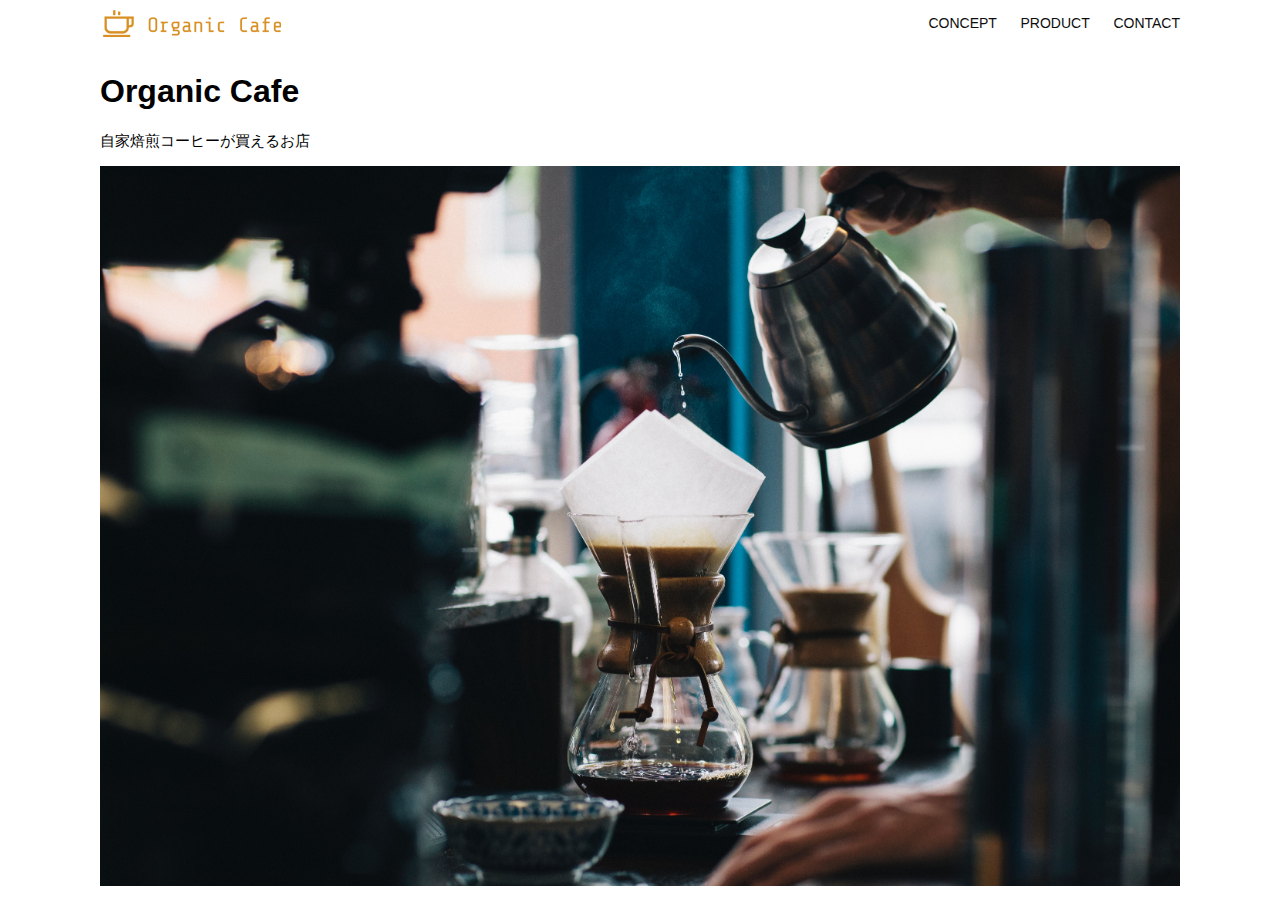
<file: html-css-kadai_013/index.html>
<!DOCTYPE html>
<html>
  <head>
    <title>Organic Cafe</title>
    <meta charset="UTF-8" />
    <meta name="description" content="自家焙煎のコーヒーがお家で楽しめるOrganic Cafe"/>
    <meta name="viewport" content="width=device-width, initial-scale=1.0" />
    <link rel="stylesheet" href="style.css" />
  </head>
  <body>
    <!-- ヘッダー -->
    <header>
      <!-- ロゴ -->
      <a href="index.html" id="logo"><img src="images/logo.png" alt="トップページに戻る"/></a>

      <!-- PC用ナビゲーション -->
      <nav id="nav-pc">
        <a href="index.html#concept">CONCEPT</a>
        <a href="index.html#product">PRODUCT</a>
        <a href="index.html#contact">CONTACT</a>
      </nav>

    <img id="menu-sp" src="images/button-menu.png" alt="ナビゲーションを開く" onclick="document.getElementById('nav-sp').style.display = 'block';">

    <nav id="nav-sp">
      <ul>
        <li>
          <img id="close" src="images/button-close.png" alt="ナビゲーションを閉じる" onclick="document.getElementById('nav-sp').style.display = 'none';">
        </li>
        <li>
          <a id="logo-sp" href="index.html" onclick="document.getElementById('nav-sp').style.display = 'none';">
           <img src="images/logo-sp.png" alt="トップページに戻る">
          </a>
        </li>
        <li>
          <a class="menu" href="index.html#concept" onclick="document.getElementById('nav-sp').style.display = 'none';">CONCEPT</a>
        </li>
        <li>
          <a class="menu" href="index.html#product" onclick="document.getElementById('nav-sp').style.display = 'none';">PRODUCT</a>
        </li>
        <li>
          <a class="menu" href="index.html#contact" onclick="document.getElementById('nav-sp').style.display = 'none';">CONTACT</a>
        </li>
      </ul>
     </nav>
      
    </header>

    <main>
      <article>
        <!-- メインビジュアル -->
        <section id="main-visual">
          <div id="main-message">
            <h1>Organic Cafe</h1>
            <p>自家焙煎コーヒーが買えるお店</p>
          </div>
          <img src="images/main-image.jpg" alt="コーヒーをハンドドリップで淹れる画像"/>
        </section>
      </article>
    </main>
  </body>
</html>
</file>
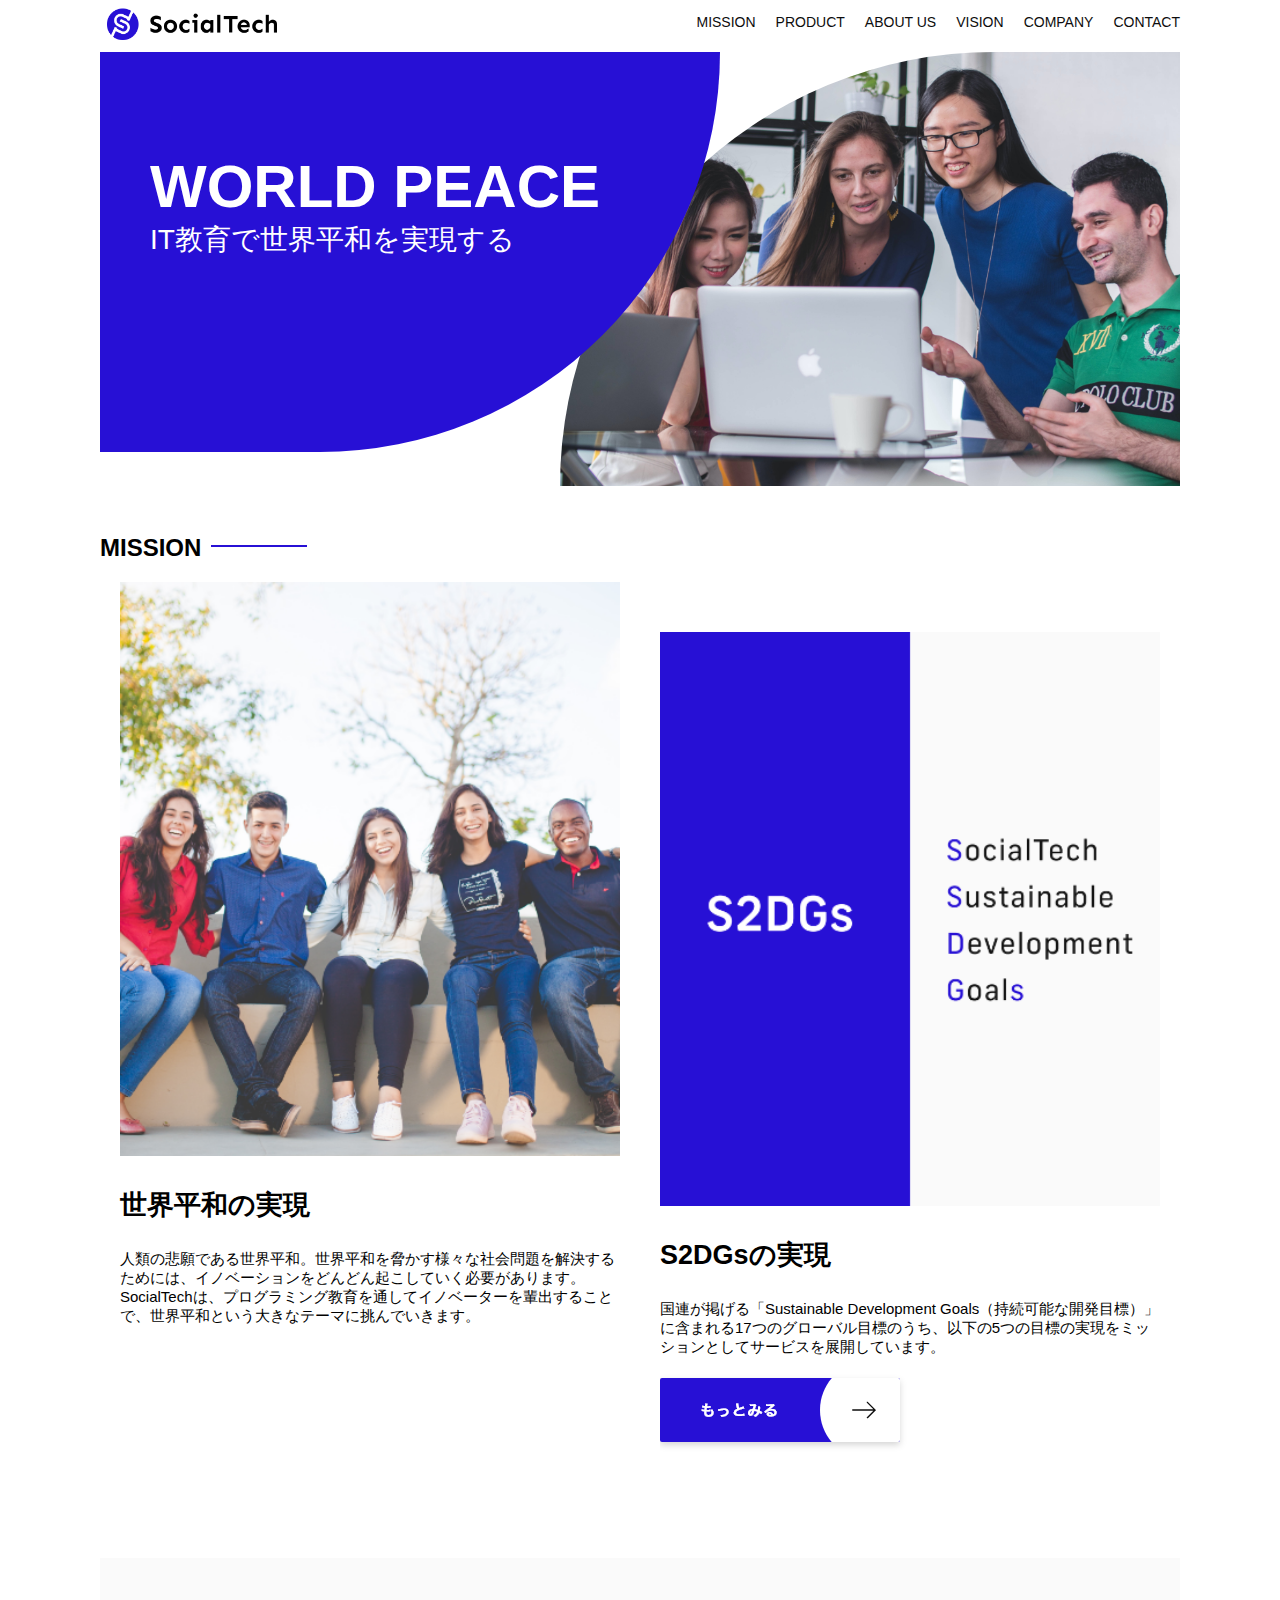
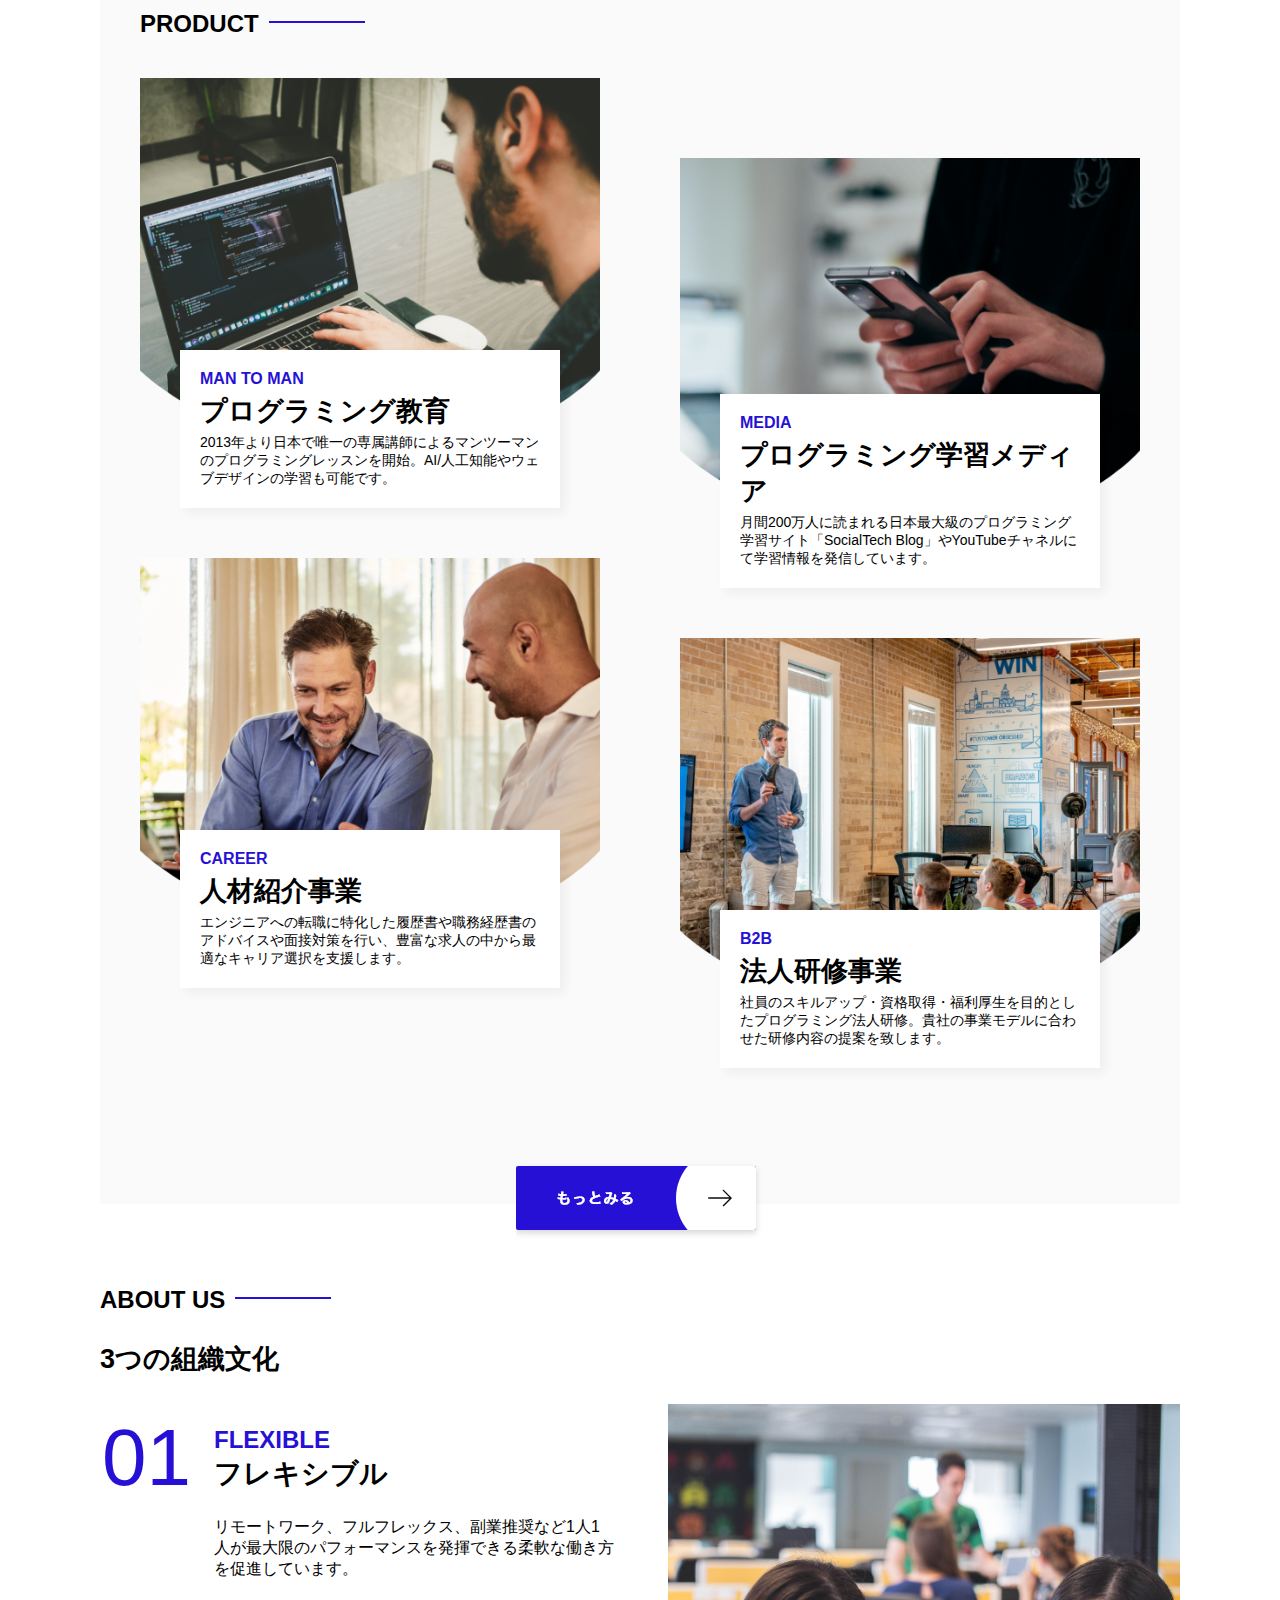
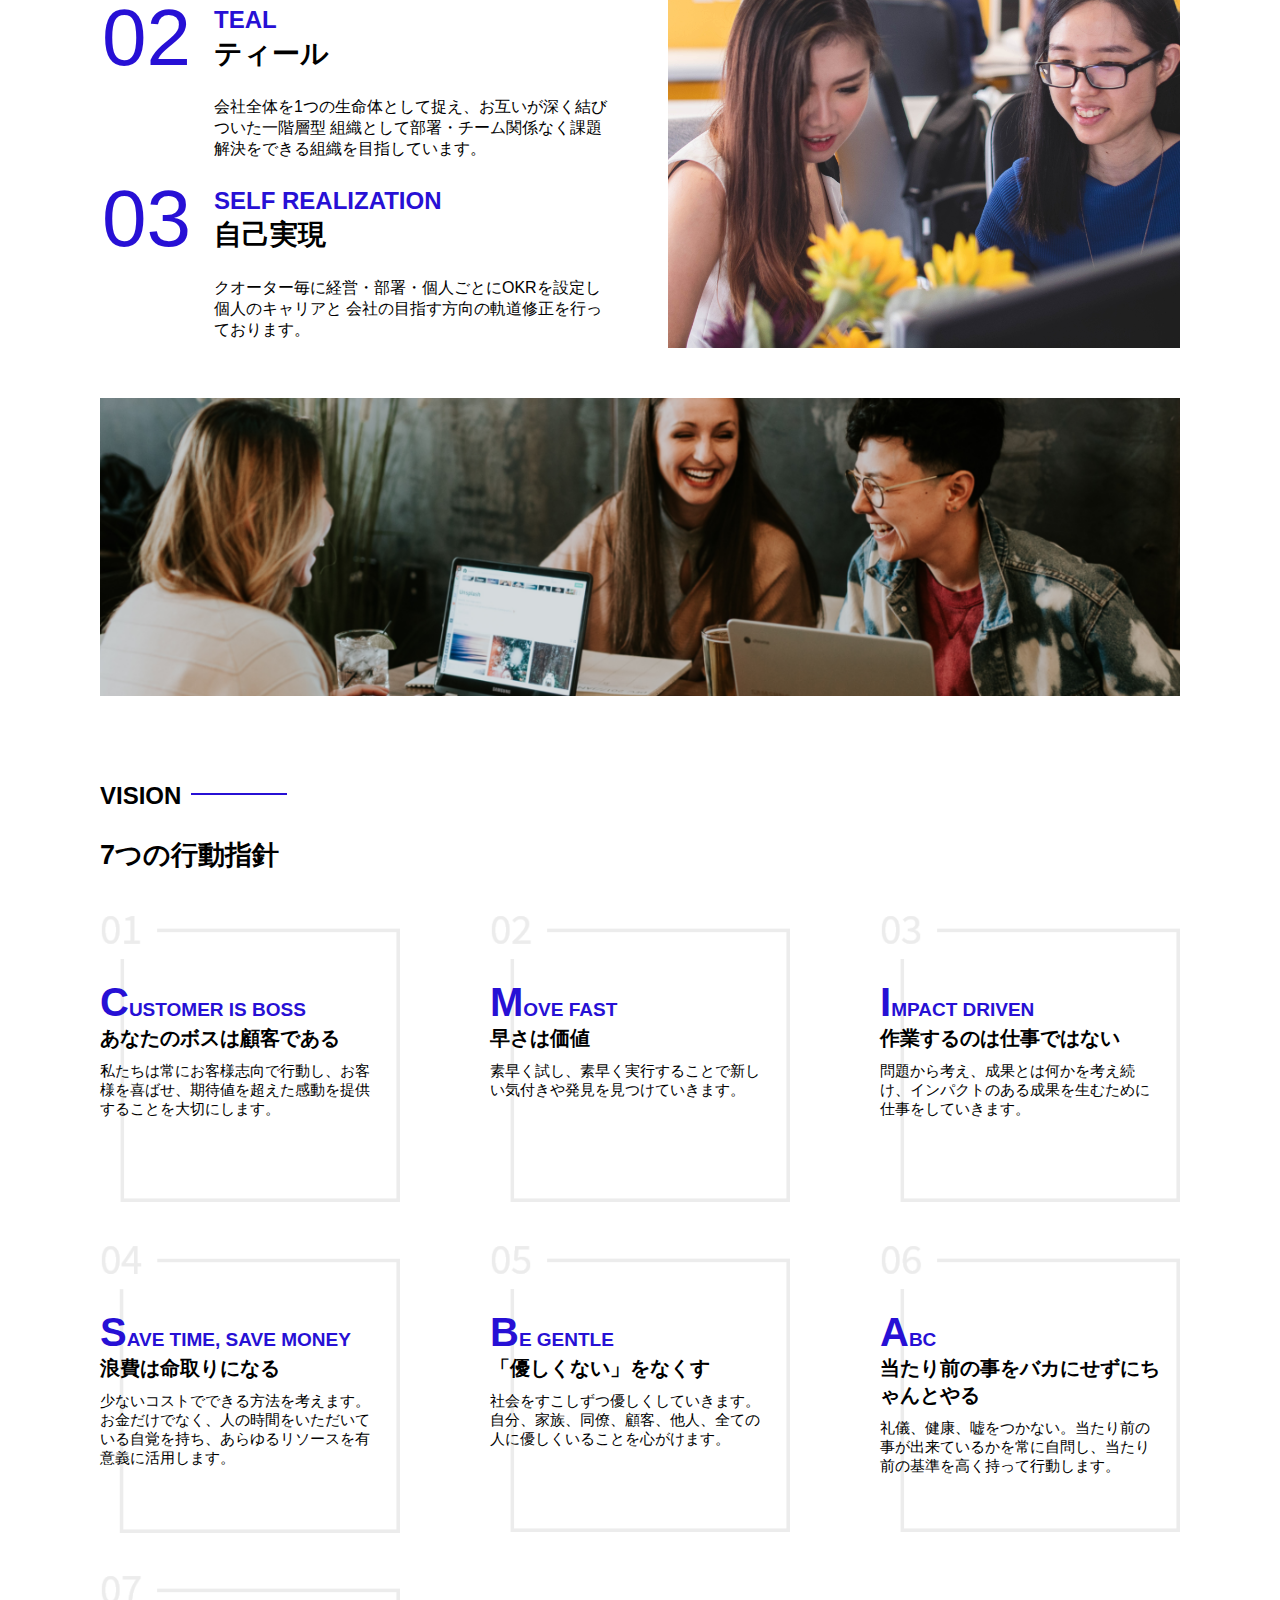
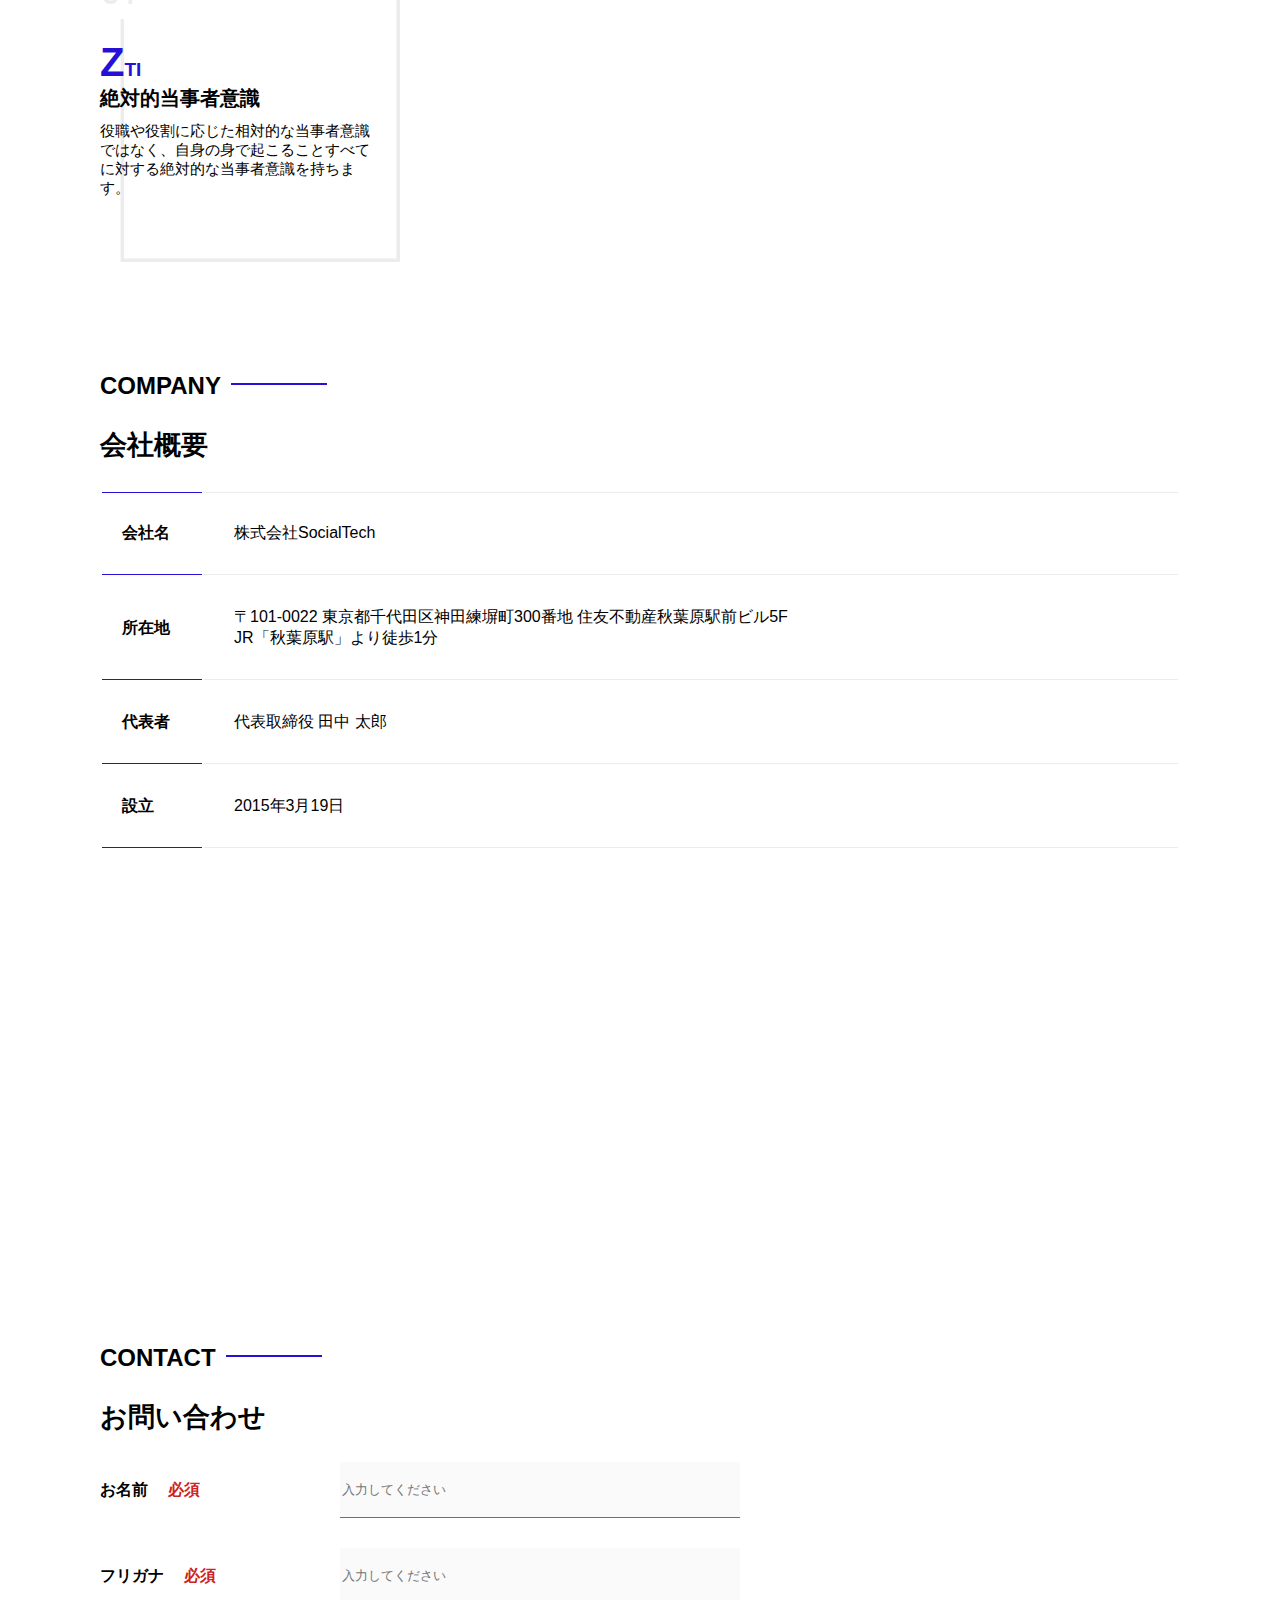
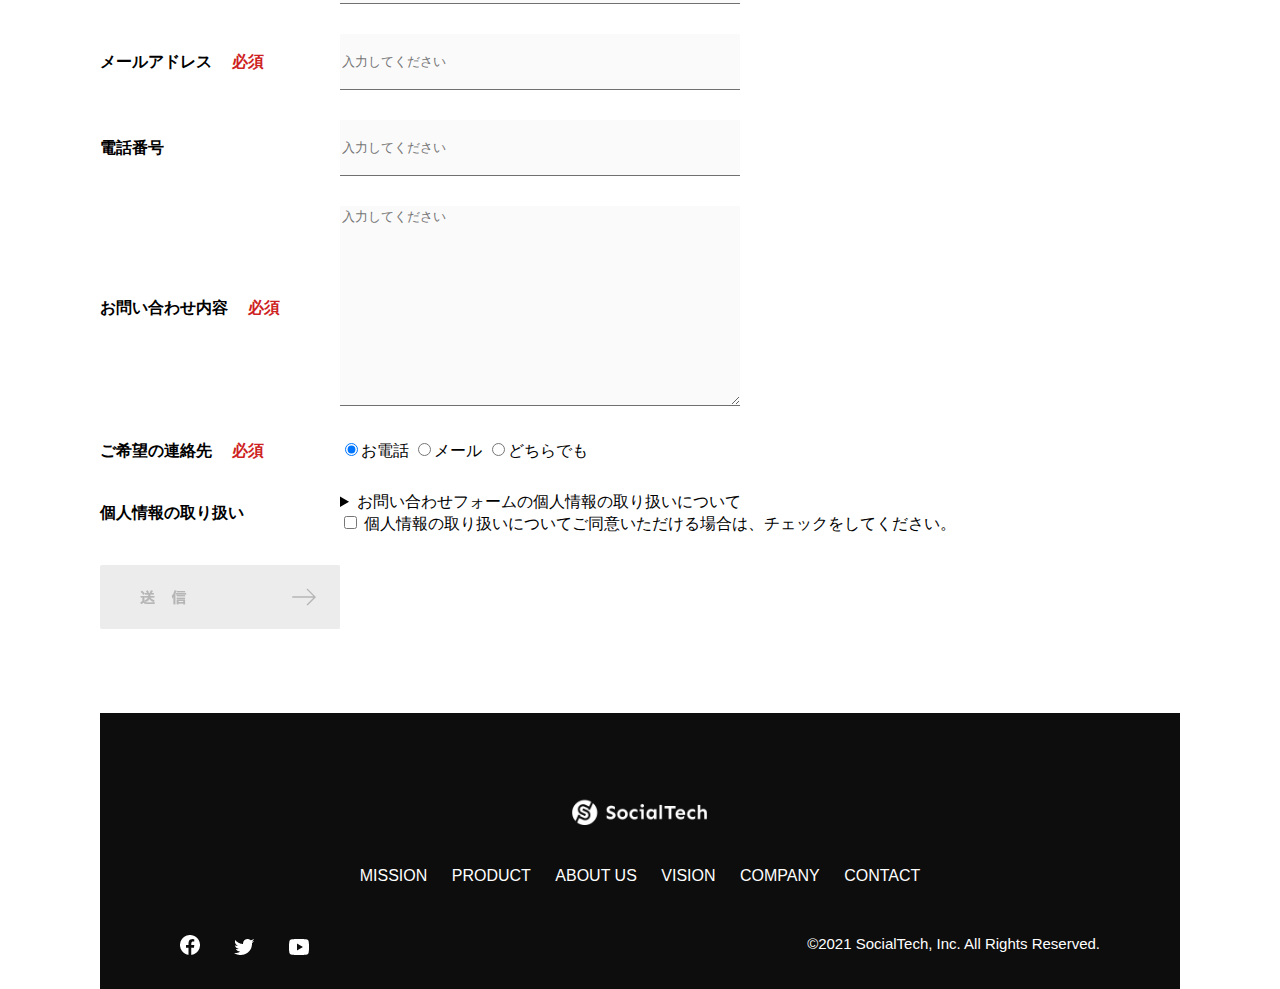
<file: kadai_tutorial_output/index.html>
<!DOCTYPE html>
<html lang="jp">
<head>
    <meta charset="UTF-8">
    <meta name="viewport" content="width=device-width, initial-scale=1.0">
    <meta name="description" content="SocialTechはEdTech業界のリーディングカンパニーを目指します。">
    <title>SocialTech</title>
    <link rel="stylesheet" href="style.css">
</head>
<body>
    <header>
        <a href="index.html" id="logo">
            <img src="images/logo.png" alt="トップページに戻る">
        </a>
        <nav id="nav-pc">
            <ul>
                <li><a href="mission.html">MISSION</a></li>
                <li><a href="product.html">PRODUCT</a></li>
                <li><a href="index.html#aboutus">ABOUT US</a></li>
                <li><a href="index.html#vision">VISION</a></li>
                <li><a href="index.html#company">COMPANY</a></li>
                <li><a href="index.html#contact">CONTACT</a></li>
            </ul>
        </nav>
         <button id="menu-sp" onclick="document.getElementById('nav-sp').style.display = 'block'">
          <img src="images/button-menu.png" alt="ナビゲーションを開く">
         </button>
          <div id="nav-sp">
            <button id="close" onclick="document.getElementById('nav-sp').style.display = 'none'">
             <img src="images/button-close.png" alt="ナビゲーションを閉じる">
            </button>

            <nav>
                <ul>
                    <li>
                        <a id="logo-sp" href="index.html" onclick="document.getElementById('nav-sp').style.display = 'none'"><img src="images/logo-sp.png" alt="トップページに戻る"></a>
                    </li>
                    <li><a class="menu" href="mission.html" onclick="document.getElementById('nav-sp').style.display = 'none'">MISSION</a></li>
                    <li><a class="menu" href="product.html" onclick="document.getElementById('nav-sp').style.display = 'none'">PRODUCT</a></li>
                    <li><a class="menu" href="index.html#aboutus" onclick="document.getElementById('nav-sp').style.display = 'none'">ABOUT US</a></li>
                    <li><a class="menu" href="index.html#vision" onclick="document.getElementById('nav-sp').style.display = 'none'">VISION</a></li>
                    <li><a class="menu" href="index.html#company" onclick="document.getElementById('nav-sp').style.display = 'none'">COMPANY</a></li>
                    <li><a class="menu" href="index.html#contact" onclick="document.getElementById('nav-sp').style.display = 'none'">CONTACT</a></li>
                </ul>                
            </nav>
            <div id="sns">
                <a href="https://www.facebook.com/sejuku2013">
                    <img src="images/button-facebook.png" alt="Facebookのリンク">
                </a> 
                <a href="https://twitter.com/samuraijuku">
                    <img src="images/button-twitter.png" alt="Twitterのリンク">
                </a>
                <a href="https://www.youtube.com/channel/UCCFOQO5aDK0xXam4cUQXT8g">
                    <img src="images/button-youtube.png" alt="YouTubeのリンク">
                </a>
            </div>
          </div>
    </header>
    <main>
        <article>
            <section id="main-visual">
                <div id="main-message">
                    <h1>WORLD PEACE</h1>
                    <p>IT教育で世界平和を実現する</p>
                </div>
                <img src="images/index/index-main.png" alt="PCの周りに集まる多国籍の仲間たち">
            </section>
            <section id="mission">
                <h2 class="index-h2">MISSION</h2>
                <div id="mission-flex">
                    <div>
                        <img id="mission-photo" src="images/index/index-mission.png" alt="屋外のベンチで写真を撮影する多国籍の仲間たち">
                        <h3>世界平和の実現</h3>
                        <p>
                        人類の悲願である世界平和。世界平和を脅かす様々な社会問題を解決するためには、イノベーションをどんどん起こしていく必要があります。SocialTechは、プログラミング教育を通してイノベーターを輩出することで、世界平和という大きなテーマに挑んでいきます。
                        </p>
                    </div>
                    <div>
                        <img id="s2dgs" src="images/index/s2dgs.png" alt="S2DGs">
                        <h3>S2DGsの実現</h3>
                        <p>国連が掲げる「Sustainable Development Goals（持続可能な開発目標）」に含まれる17つのグローバル目標のうち、以下の5つの目標の実現をミッションとしてサービスを展開しています。</p>
                        <a href="mission.html">
                            <img src="images/button-more.png" alt="もっとみる">
                        </a>
                    </div>
                </div>
            </section>
            <section id="product">
                <h2 class="index-h2">PRODUCT</h2>
                 <div class="product-flex">
                    <div id="product-left">
                        <div>
                            <img class="product-photo" src="images/index/index-mantoman.png" alt="PCでコードを書く男性">
                            <div class="product-explain">
                                <span>MAN TO MAN</span>
                                <h3>プログラミング教育</h3>
                                <p>2013年より日本で唯一の専属講師によるマンツーマンのプログラミングレッスンを開始。AI/人工知能やウェブデザインの学習も可能です。</p>
                            </div>
                        </div>
                        <div>
                            <img class="product-photo" src="images/index/index-career.png" alt="笑顔で話し合う2人の男性">
                            <div class="product-explain">
                                <span>CAREER</span>
                                <h3>人材紹介事業</h3>
                                <p>エンジニアへの転職に特化した履歴書や職務経歴書のアドバイスや面接対策を行い、豊富な求人の中から最適なキャリア選択を支援します。</p>
                            </div>
                        </div>
                    </div>
                    <div id="product-right">
                        <div>
                            <img class="product-photo" src="images/index/index-media.png" alt="スマートフォンを操作する人">
                            <div class="product-explain">
                                <span>MEDIA</span>
                                <h3>プログラミング学習メディア</h3>
                                <p>月間200万人に読まれる日本最大級のプログラミング学習サイト「SocialTech Blog」やYouTubeチャネルにて学習情報を発信しています。</p>
                            </div>
                        </div>
                        <div>
                            <img class="product-photo" src="images/index/index-b2b.png" alt="講演中の男性とそれを聴く人々">
                            <div class="product-explain">
                                <span>B2B</span>
                                <h3>法人研修事業</h3>
                                <p>社員のスキルアップ・資格取得・福利厚生を目的としたプログラミング法人研修。貴社の事業モデルに合わせた研修内容の提案を致します。</p>
                            </div>
                        </div>
                    </div>
                 </div>
                 <div id="product-more">
                    <a href="product.html">
                        <img src="images/button-more.png" alt="もっとみる">
                    </a>
                 </div>
            </section>

            <section id="aboutus">
                <h2 class="index-h2">ABOUT US</h2>
                <h3>3つの組織文化</h3>
                <div>
                    <table class="culture-table">
                        <tr>
                            <td class="culture-num">01</td>
                            <th><span class="culture-en">FLEXIBLE</span><br>フレキシブル</th>
                        </tr>
                        <tr>
                            <td>
                                <!--空のセル-->
                            </td>
                            <td class="culture-description">リモートワーク、フルフレックス、副業推奨など1人1人が最大限のパフォーマンスを発揮できる柔軟な働き方を促進しています。</td>   
                        </tr>
                        <tr>
                            <td class="culture-num">02</td>
                            <th><span class="culture-en">TEAL</span><br>ティール</th>
                        </tr>
                        <tr>
                            <td>
                                <!--空のセル-->
                            </td>
                            <td class="culture-description">会社全体を1つの生命体として捉え、お互いが深く結びついた一階層型 組織として部署・チーム関係なく課題解決をできる組織を目指しています。</td>
                        </tr>
                        <tr>
                            <td class="culture-num">03</td>
                            <th><span class="culture-en">SELF REALIZATION</span><br>自己実現</th>
                        </tr>
                        <tr>
                            <td>
                                <!--空のセル-->
                            </td>
                            <td class="culture-description">クオーター毎に経営・部署・個人ごとにOKRを設定し個人のキャリアと 会社の目指す方向の軌道修正を行っております。</td>                      
                        </tr>
                    </table>
                     <img class="culture-img" src="images/index/index-aboutus1.png" alt="笑顔で話し合う2人の女性">                    
                </div>
                 <img class="culture-img2" src="images/index/index-aboutus2.png" alt="笑顔で話し合う3人の男女">
            </section>
            <section id="vision">
                <h2 class="index-h2">VISION</h2>
                <h3>7つの行動指針</h3>
                <div>
                    <div class="vision-box">
                        <img src="images/index/vision-01.png" alt="01">
                        <div>
                            <h4>CUSTOMER IS BOSS</h4>
                            <h5>あなたのボスは顧客である</h5>
                            <p>私たちは常にお客様志向で行動し、お客様を喜ばせ、期待値を超えた感動を提供することを大切にします。</p>
                        </div>
                    </div>
                    <div class="vision-box">
                        <img src="images/index/vision-02.png" alt="02">
                        <div>
                            <h4>MOVE FAST</h4>
                            <h5>早さは価値</h5>
                            <p>素早く試し、素早く実行することで新しい気付きや発見を見つけていきます。</p>
                        </div>
                    </div>
                    <div class="vision-box">
                        <img src="images/index/vision-03.png" alt="03">
                        <div>
                          <h4>IMPACT DRIVEN</h4>
                          <h5>作業するのは仕事ではない</h5>
                          <p>問題から考え、成果とは何かを考え続け、インパクトのある成果を生むために仕事をしていきます。</p>
                        </div>
                    </div>
                    <div class="vision-box">
                        <img src="images/index//vision-04.png" alt="04">
                        <div>
                          <h4>SAVE TIME, SAVE MONEY</h4>
                          <h5>浪費は命取りになる</h5>
                          <p>少ないコストでできる方法を考えます。お金だけでなく、人の時間をいただいている自覚を持ち、あらゆるリソースを有意義に活用します。</p>
                        </div>
                    </div>
                    <div class="vision-box">
                        <img src="images/index/vision-05.png" alt="05">
                        <div>
                          <h4>BE GENTLE</h4>
                          <h5>「優しくない」をなくす</h5>
                          <p>社会をすこしずつ優しくしていきます。自分、家族、同僚、顧客、他人、全ての人に優しくいることを心がけます。</p>
                        </div>
                    </div>
                    <div class="vision-box">
                        <img src="images/index/vision-06.png" alt="06">
                        <div>
                          <h4>ABC</h4>
                          <h5>当たり前の事をバカにせずにちゃんとやる</h5>
                          <p>礼儀、健康、嘘をつかない。当たり前の事が出来ているかを常に自問し、当たり前の基準を高く持って行動します。</p>
                        </div>
                    </div>
                    <div class="vision-box">
                        <img src="images/index/vision-07.png" alt="07">
                        <div>
                          <h4>ZTI</h4>
                          <h5>絶対的当事者意識</h5>
                          <p>役職や役割に応じた相対的な当事者意識ではなく、自身の身で起こることすべてに対する絶対的な当事者意識を持ちます。</p>
                        </div>
                    </div>
                </div>
            </section>
            <section id="company">
                <h2 class="index-h2">COMPANY</h2>
                <h3>会社概要</h3>
                 <table id="company-table">
                    <tr>
                        <th class="tableheader tableheader-first">会社名</th>
                        <td class="cell cell-first">株式会社SocialTech</td>
                    </tr>
                    <tr>
                       <th class="tableheader">所在地</th>
                       <td class="cell">〒101-0022 東京都千代田区神田練塀町300番地 住友不動産秋葉原駅前ビル5F<br>JR「秋葉原駅」より徒歩1分</td>
                    </tr>
                    <tr>
                      <th class="tableheader">代表者</th>
                      <td class="cell">代表取締役 田中 太郎</td>
                    </tr>
                    <tr>
                      <th class="tableheader">設立</th>
                      <td class="cell">2015年3月19日</td>
                    </tr>
                 </table>
            <iframe src="https://www.google.com/maps/embed?pb=!1m18!1m12!1m3!1d3240.0688551336807!2d139.7720776771055!3d35.69992317258124!2m3!1f0!2f0!3f0!3m2!1i1024!2i768!4f13.1!3m3!1m2!1s0x60188fee13660e23%3A0x77137876edf742ac!2z5L2P5Y-L5LiN5YuV55Sj56eL6JGJ5Y6f6aeF5YmN44OT44Or!5e0!3m2!1sja!2sjp!4v1704858013291!5m2!1sja!2sjp" style="border: 0" allowfullscreen="" loading="lazy"></iframe>
            </section>

            <section id="contact">
                <h2 class="index-h2">CONTACT</h2>
                <h3>お問い合わせ</h3>
                <form>
                    <div>
                     <div class="contact-heading">
                        <label class="contact-label">お名前<span class="contact-span">必須</span></label>
                     </div>
                     <div>
                        <input type="text" name="name" placeholder="入力してください" class="contact-textbox">
                     </div>
                    </div>
                    <div>
                        <div class="contact-heading">
                            <label class="contact-label">フリガナ<span class="contact-span">必須</span></label>
                        </div>
                        <div>
                            <input type="text" name="hurigana" placeholder="入力してください" class="contact-textbox">
                        </div>
                    </div>
                    <div>
                        <div class="contact-heading">
                            <label class="contact-label">メールアドレス<span class="contact-span">必須</span></label>
                        </div>
                        <div>
                            <input type="text" name="email" placeholder="入力してください" class="contact-textbox">
                        </div>
                    </div>
                    <div>
                        <div class="contact-heading">
                            <label class="contact-label">電話番号</label>
                        </div>
                        <div>
                            <input type="text" name="tel" placeholder="入力してください" class="contact-textbox">
                        </div>
                    </div>
                    <div>
                        <div class="contact-heading">
                            <label class="contact-label">お問い合わせ内容<span class="contact-span">必須</span></label>
                        </div>
                        <div>
                            <textarea class="contact-textarea" placeholder="入力してください" name="message"></textarea>
                        </div>
                    </div>
                    <div>
                        <div class="contact-heading">
                            <label class="contact-label">ご希望の連絡先<span class="contact-span">必須</span></label>
                        </div>
                        <div>
                            <input class="radiobutton" type="radio" value="tel" name="contact" checked><label>お電話</label>
                            <input class="radiobutton" type="radio" value="mail" name="contact"><label>メール</label>
                            <input class="radiobutton" type="radio" value="both" name="contact"><label>どちらでも</label>
                        </div>
                    </div>
                    <div>
                        <div class="contact-heading">
                            <label class="contact-label">個人情報の取り扱い</label>
                        </div>
                        <div>
                            <details>
                                <summary>お問い合わせフォームの個人情報の取り扱いについて</summary>
                                <div>
                                    <dl>
                                        <dt>１．組織の名称又は氏名</dt>
                                        <dd>株式会社SocialTech</dd>
                                        <dt>２．個人情報保護管理者（若しくはその代理人）の氏名又は職名、所属及び連絡先</dt>
                                        <dd>
                                            <p>鈴木 一郎 コーポレート部</p>
                                            <p>メールアドレス：samurai@example.com</p>
                                            <p>TEL：03-1234-5678</p>
                                        </dd>
                                        <dt>３．個人情報の利用目的</dt>
                                        <dd>
                                            <ul>
                                                <li>・本サービス及び本サービスに関連する情報の提供又はそれらに関する連絡のため</li>
                                                <li>・ユーザーの本人確認のため</li>
                                                <li>・当社サービスのご案内のため</li>
                                                <li>・当社の商品等の広告または宣伝（電子メールによるものを含むものとします。）</li>
                                            </ul>
                                        </dd>
                                        <dt>４．個人情報の取り扱い業務の委託</dt>
                                        <dd>個人情報の取扱業務の全部または一部を外部に業務委託する場合があります。その際、弊社は、個人情報を適切に保護できる管理体制を敷き実行していることを条件として委託先を厳選したうえで、機密保持契約を委託先と締結し、お客様の個人情報を厳密に管理させます。</dd>
                                        <dt>５．個人情報の開示等の請求</dt>
                                        <dd>
                                         お客様は、弊社に対してご自身の個人情報の開示等（利用目的の通知、開示、内容の訂正・追加・削除、利用の停止または消去、第三者への提供の停止）に関して、当社問合わせ窓口に申し出ることができます。<br>
                                         その際、弊社はお客様ご本人を確認させていただいたうえで、合理的な期間内に対応いたします。<br>
                                         なお、個人情報に関する弊社問合わせ先は、次の通りです。
                                        </dd>
                                        <dd>
                                         <p>株式会社SocialTech　個人情報問合せ窓口</p>
                                         <p>〒150-0043　東京都千代田区神田練塀町300番地 住友不動産秋葉原駅前ビル5F</p>
                                         <p>メールアドレス：samurai@example.com　TEL：03-1234-5678</p>
                                        </dd>
  
                                        <dt>６．個人情報を提供されることの任意性について</dt>
                                        <dd>お客様がご自身の個人情報を弊社に提供されるか否かは、お客様のご判断によりますが、もしご提供されない場合には、適切なサービスが提供できない場合がありますので予めご了承ください。</dd>
                                    </dl>
                                </div>
                            </details>
                            <input type="checkbox" name="agree">
                            <span>個人情報の取り扱いについてご同意いただける場合は、チェックをしてください。</span>
                        </div>
                    </div>
                     <input type="image" src="images/button-submit.png" alt="送信する">
                </form>
            </section>
        </article>        
    </main>

     <footer>
        <div id="footer-logo">
            <img src="images/logo-sp.png" alt="SocialTech">
        </div>
         <div id="footer-link">
            <a href="mission.html">MISSION</a>
            <a href="product.html">PRODUCT</a>
            <a href="index.html#aboutus">ABOUT US</a>
            <a href="index.html#vision">VISION</a>
            <a href="index.html#company">COMPANY</a>
            <a href="index.html#contact">CONTACT</a>
            </div>
             <div id="sns-footer">
                <div class="sns-btns">
                    <a href="https://www.facebook.com/sejuku2013"><img src="images/button-facebook.png" alt="Facebookのリンク"></a>
                    <a href="https://twitter.com/samuraijuku"><img src="images/button-twitter.png" alt="Twitterのリンク"></a>
                    <a href="https://www.youtube.com/channel/UCCFOQO5aDK0xXam4cUQXT8g"><img src="images/button-youtube.png" alt="YouTubeのリンク"></a>
                </div>
                <p id="copyright">&copy;2021 SocialTech, Inc. All Rights Reserved.</p>
             </div>
     </footer>
</body>
</html>
</file>
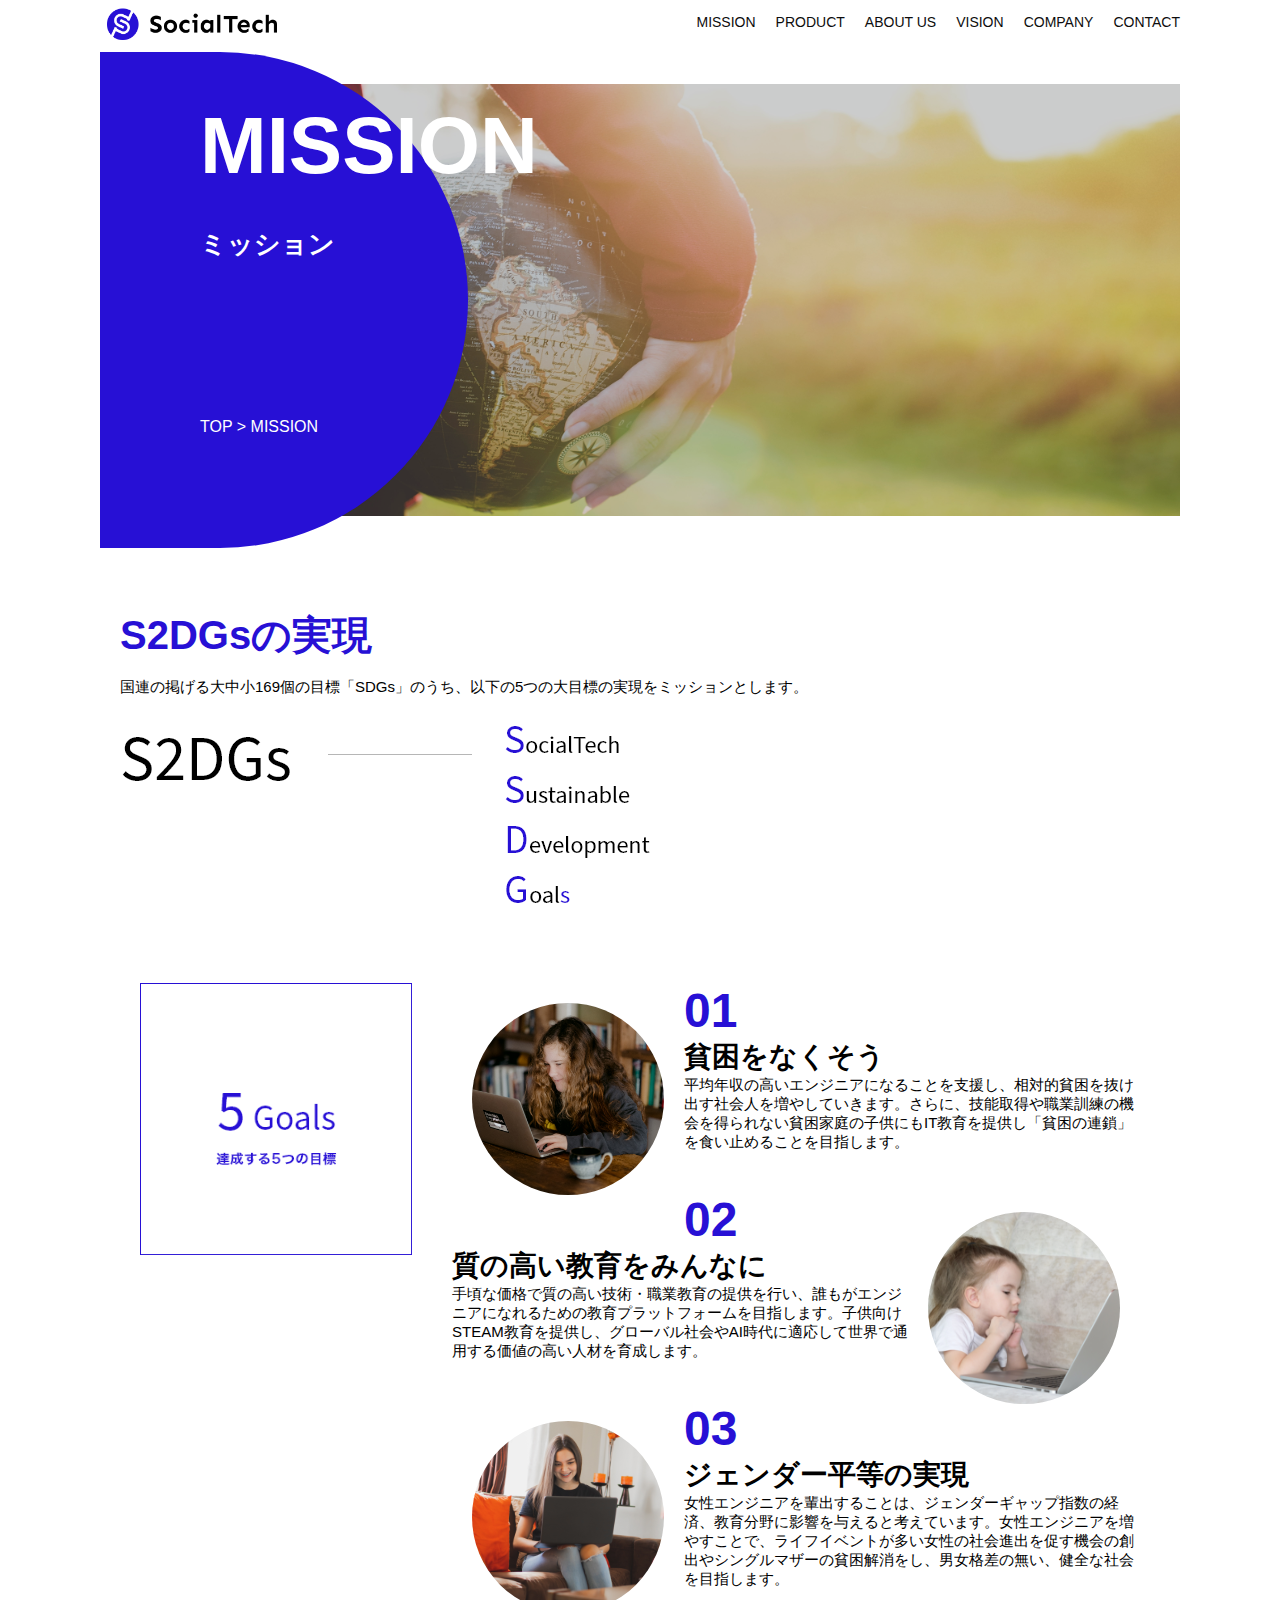
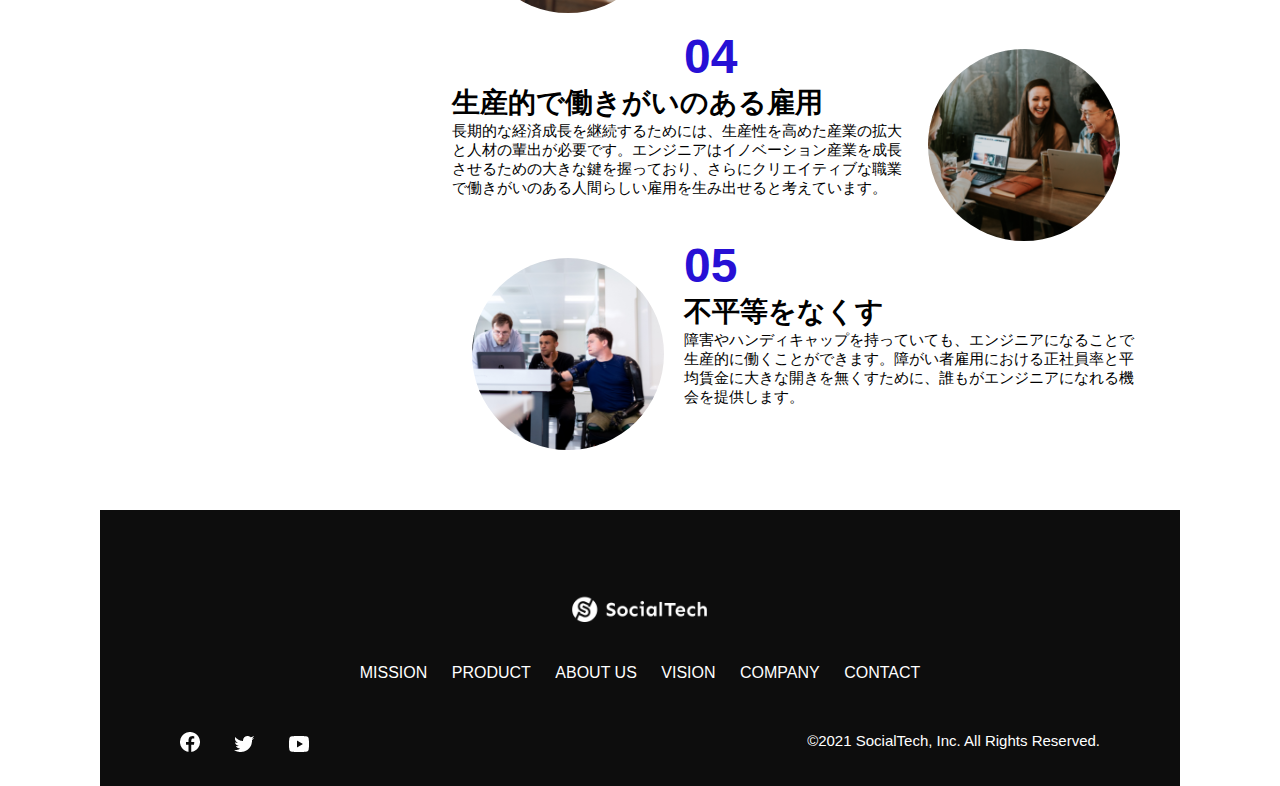
<file: kadai_tutorial_output/mission.html>
<!DOCTYPE html>
<html lang="jp">
<head>
    <meta charset="UTF-8">
    <meta name="description" content="SocialTechが目指す5つの目標（S2DGs）を紹介します">
    <meta name="viewport" content="width=device-width, initial-scale=1.0">
    <link rel="stylesheet" href="style.css">
    <title>SocialTech - MISSION ミッション -</title>
</head>
<body>
    <header>
        <a href="index.html" id="logo">
            <img src="images/logo.png" alt="トップページに戻る">
        </a>

        <nav id="nav-pc">
            <ul>
                <li><a href="mission.html">MISSION</a></li>
                <li><a href="product.html">PRODUCT</a></li>
                <li><a href="index.html#aboutus">ABOUT US</a></li>
                <li><a href="index.html#vision">VISION</a></li>
                <li><a href="index.html#company">COMPANY</a></li>
                <li><a href="index.html#contact">CONTACT</a></li>
            </ul>
        </nav>

        <button id="menu-sp" onclick="document.getElementById('nav-sp').style.display = 'block'">
            <img src="images/button-menu.png" alt="ナビゲーションを開く">
        </button>

        <div id="nav-sp">
            <button id="close" onclick="document.getElementById('nav-sp').style.display = 'none'">
                <img src="images/button-close.png" alt="ナビゲーションを閉じる">
            </button>

            <nav>
                <ul>
                    <li>
                        <a id="logo-sp" href="index.html" onclick="document.getElementById('nav-sp').style.display = 'none'"><img src="images/logo-sp.png" alt="トップページに戻る"></a>
                    </li>
                    <li><a class="menu" href="mission.html" onclick="document.getElementById('nav-sp').style.display = 'none'">MISSION</a></li>
                    <li><a class="menu" href="product.html" onclick="document.getElementById('nav-sp').style.display = 'none'">PRODUCT</a></li>
                    <li><a class="menu" href="index.html#aboutus" onclick="document.getElementById('nav-sp').style.display = 'none'">ABOUT US</a></li>
                    <li><a class="menu" href="index.html#vision" onclick="document.getElementById('nav-sp').style.display = 'none'">VISION</a></li>
                    <li><a class="menu" href="index.html#company" onclick="document.getElementById('nav-sp').style.display = 'none'">COMPANY</a></li>
                    <li><a class="menu" href="index.html#contact" onclick="document.getElementById('nav-sp').style.display = 'none'">CONTACT</a></li>
                </ul>
            </nav>
            <div id="sns">
                <a href="https://www.facebook.com/sejuku2013">
                    <img src="images/button-facebook.png" alt="Facebookのリンク">
                </a>
                <a href="https://twitter.com/samuraijuku">
                 <img src="images/button-twitter.png" alt="Twitterのリンク">
                </a>
                <a href="https://www.youtube.com/channel/UCCFOQO5aDK0xXam4cUQXT8g">
                 <img src="images/button-youtube.png" alt="YouTubeのリンク">
                </a>                
            </div>
        </div>
    </header>
    
    <main>
        <article>
            <section id="mission-main">
                <div class="mission-main-inner">
                 <div id="mission-title">
                    <h1>MISSION<br><span>ミッション</span></h1>
                    <p>TOP > MISSION</p>
                 </div>
                </div>
            </section>

            <section id="mission-s2dgs">
                <h2 class="mission-h2">S2DGsの実現</h2>
                <p>国連の掲げる大中小169個の目標「SDGs」のうち、以下の5つの大目標の実現をミッションとします。</p>
                <img src="images/mission/mission-s2dgs.png" alt="S2DGs">
            </section>

            <section id="mission-five-goals">
                <div class="five-goals-image">
                    <img src="images/mission/mission-5goals.png" alt="5Goals">
                </div>
                <div class="five-goals-read">
                    <div>
                        <img class="fivegoals-image-left" src="images/mission/mission-5goals01.png" alt="PCを操作する女の子">
                        <span class="fivegoals-number">01</span>
                        <h3 class="fivegoals-h3">貧困をなくそう</h3>
                        <p class="fivegoals-p">平均年収の高いエンジニアになることを支援し、相対的貧困を抜け出す社会人を増やしていきます。さらに、技能取得や職業訓練の機会を得られない貧困家庭の子供にもIT教育を提供し「貧困の連鎖」を食い止めることを目指します。</p>
                    </div>
                    <div>
                        <img class="fivegoals-image-right" src="images/mission/mission-5goals02.png" alt="PCを見つめる小さい女の子">
                        <span class="fivegoals-number">02</span>
                        <h3 class="fivegoals-h3">質の高い教育をみんなに</h3>
                        <p class="fivegoals-p">手頃な価格で質の高い技術・職業教育の提供を行い、誰もがエンジニアになれるための教育プラットフォームを目指します。子供向けSTEAM教育を提供し、グローバル社会やAI時代に適応して世界で通用する価値の高い人材を育成します。</p>
                    </div>
                    <div>
                        <img class="fivegoals-image-left" src="images/mission/mission-5goals03.png" alt="PCを操作する女性">
          
                        <span class="fivegoals-number">03</span>
                        <h3 class="fivegoals-h3">ジェンダー平等の実現</h3>
                        <p class="fivegoals-p">女性エンジニアを輩出することは、ジェンダーギャップ指数の経済、教育分野に影響を与えると考えています。女性エンジニアを増やすことで、ライフイベントが多い女性の社会進出を促す機会の創出やシングルマザーの貧困解消をし、男女格差の無い、健全な社会を目指します。</p>
                    </div>
                    <div>
                        <img class="fivegoals-image-right" src="images/mission/mission-5goals04.png" alt="笑顔で話し合う3人の男女">
                        <span class="fivegoals-number">04</span>
                        <h3 class="fivegoals-h3">生産的で働きがいのある雇用</h3>
                        <p class="fivegoals-p">長期的な経済成長を継続するためには、生産性を高めた産業の拡大と人材の輩出が必要です。エンジニアはイノベーション産業を成長させるための大きな鍵を握っており、さらにクリエイティブな職業で働きがいのある人間らしい雇用を生み出せると考えています。</p>
                    </div>
                    <div>
                        <img class="fivegoals-image-left" src="images/mission/mission-5goals05.png" alt="障害を持つ男性が生き生きと働く様子">
                        <span class="fivegoals-number">05</span>
                        <h3 class="fivegoals-h3">不平等をなくす</h3>
                        <p class="fivegoals-p">障害やハンディキャップを持っていても、エンジニアになることで生産的に働くことができます。障がい者雇用における正社員率と平均賃金に大きな開きを無くすために、誰もがエンジニアになれる機会を提供します。</p>
                    </div>
                </div>

            </section>
        </article>
    </main>
  
    <footer>
     <div id="footer-logo">
        <img src="images/logo-sp.png" alt="SocialTech">
     </div>
     <div id="footer-link">
      <a href="mission.html">MISSION</a>
      <a href="product.html">PRODUCT</a>
      <a href="index.html#aboutus">ABOUT US</a>
      <a href="index.html#vision">VISION</a>
      <a href="index.html#company">COMPANY</a>
      <a href="index.html#contact">CONTACT</a>
     </div>
     <div id="sns-footer">
       <div class="sns-btns">
        <a href="https://www.facebook.com/sejuku2013"><img src="images/button-facebook.png" alt="Facebookのリンク"></a>
        <a href="https://twitter.com/samuraijuku"><img src="images/button-twitter.png" alt="Twitterのリンク"></a>
        <a href="https://www.youtube.com/channel/UCCFOQO5aDK0xXam4cUQXT8g"><img src="images/button-youtube.png" alt="YouTubeのリンク"></a>
       </div>
       <p id="copyright">&copy;2021 SocialTech, Inc. All Rights Reserved.</p>
     </div>
    </footer>
  
 </body>
</html>
</file>
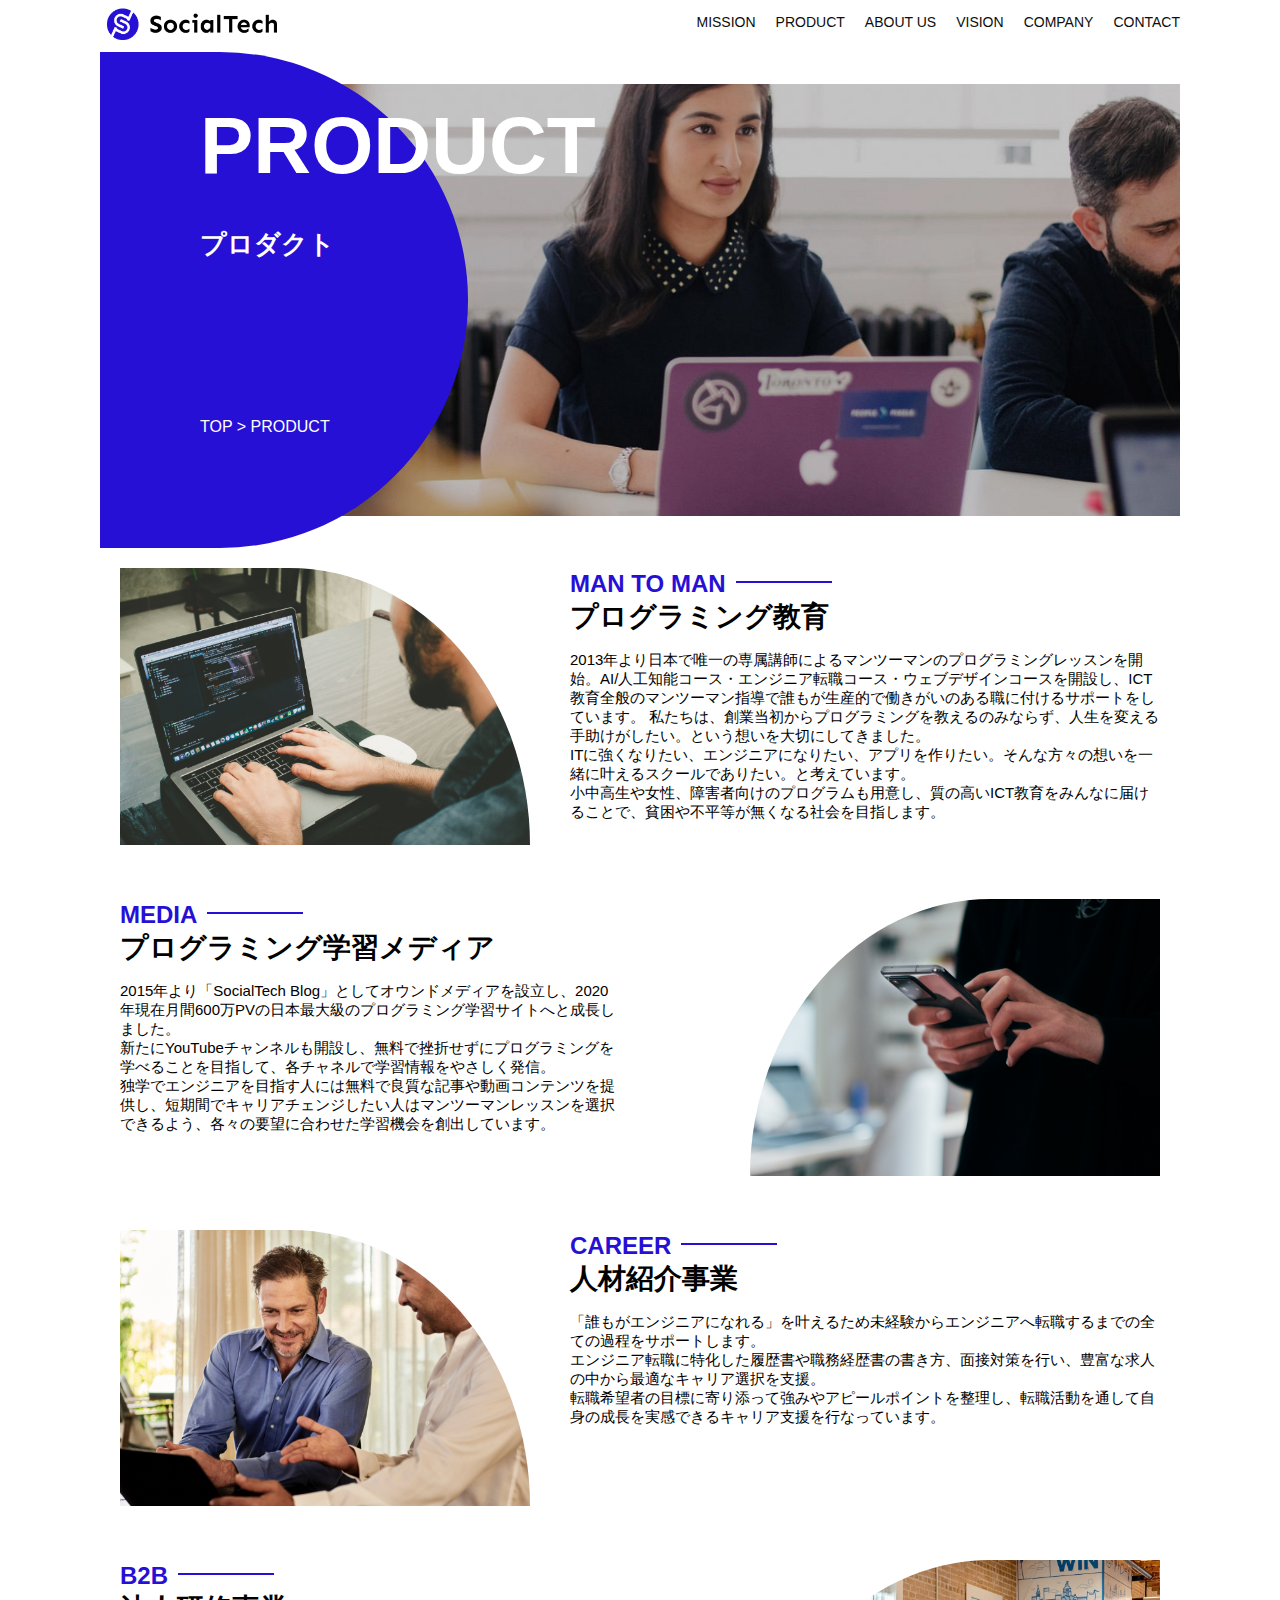
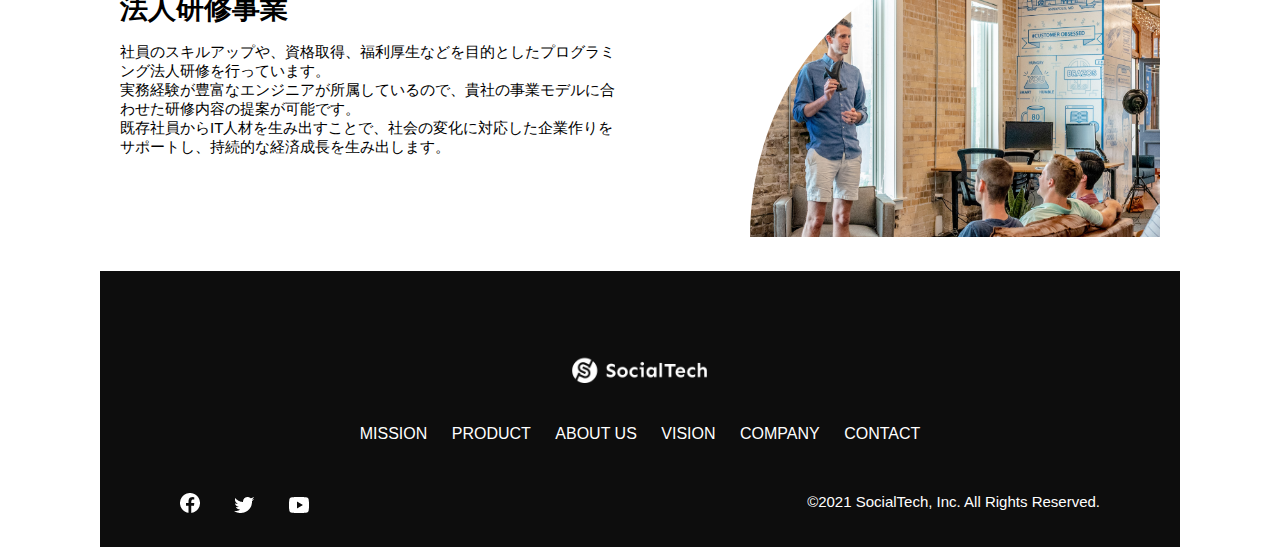
<file: kadai_tutorial_output/product.html>
<!DOCTYPE html>
 <html>
   <head>
     <title>SocialTech -PRODUCT プロダクト-</title>
     <meta charset="utf-8">
     <meta name="description" content="SocialTechの4つのプロダクトを紹介します">
     <meta name="viewport" content="width=device-width, initial-scale=1.0">
     <link rel="stylesheet" href="style.css">
   </head>
 
   <body>
     <!-- ヘッダー -->
     <header>
       <!-- ロゴ -->
       <a href="index.html" id="logo">
         <img src="images/logo.png" alt="トップページに戻る">
       </a>
 
       <!-- PC用ナビゲーション -->
       <nav id="nav-pc">
         <ul>
           <li><a href="mission.html">MISSION</a></li>
           <li><a href="product.html">PRODUCT</a></li>
           <li><a href="index.html#aboutus">ABOUT US</a></li>
           <li><a href="index.html#vision">VISION</a></li>
           <li><a href="index.html#company">COMPANY</a></li>
           <li><a href="index.html#contact">CONTACT</a></li>
         </ul>
       </nav>
 
       <!-- スマホ用メニューボタン -->
       <button id="menu-sp" onclick="document.getElementById('nav-sp').style.display = 'block'">
         <img src="images/button-menu.png" alt="ナビゲーションを開く">
       </button>
 
       <!-- スマホ用ナビゲーション -->
       <div id="nav-sp">
         <button id="close" onclick="document.getElementById('nav-sp').style.display = 'none'">
           <img src="images/button-close.png" alt="ナビゲーションを閉じる">
         </button>
 
         <nav>
           <ul>
             <li>
               <a id="logo-sp" href="index.html" onclick="document.getElementById('nav-sp').style.display = 'none'"><img src="images/logo-sp.png" alt="トップページに戻る"></a>
             </li>
             <li><a class="menu" href="mission.html" onclick="document.getElementById('nav-sp').style.display = 'none'">MISSION</a></li>
             <li><a class="menu" href="product.html" onclick="document.getElementById('nav-sp').style.display = 'none'">PRODUCT</a></li>
             <li><a class="menu" href="index.html#aboutus" onclick="document.getElementById('nav-sp').style.display = 'none'">ABOUT US</a></li>
             <li><a class="menu" href="index.html#vision" onclick="document.getElementById('nav-sp').style.display = 'none'">VISION</a></li>
             <li><a class="menu" href="index.html#company" onclick="document.getElementById('nav-sp').style.display = 'none'">COMPANY</a></li>
             <li><a class="menu" href="index.html#contact" onclick="document.getElementById('nav-sp').style.display = 'none'">CONTACT</a></li>
           </ul>
         </nav>
         <div id="sns">
           <a href="https://www.facebook.com/sejuku2013">
            <img src="images/button-facebook.png" alt="Facebookのリンク">
           </a>
           <a href="https://twitter.com/samuraijuku">
             <img src="images/button-twitter.png" alt="Twitterのリンク">
           </a>
           <a href="https://www.youtube.com/channel/UCCFOQO5aDK0xXam4cUQXT8g">
             <img src="images/button-youtube.png" alt="YouTubeのリンク">
           </a>
         </div>
       </div>
     </header>
 
     <main>
       <article>
        <section id="product-main">
            <div class="product-main-inner">
                <div id="product-title">
                    <h1>PRODUCT<br><span>プロダクト</span></h1>
                    <p>TOP > PRODUCT</p>
                </div>
            </div>
        </section>

        <section class="product-section product-section-left">
            <div class="product-section-img">
                <img src="images/product/product-mantoman.png" alt="PCでコードを書く男性">
            </div>
            <div class="product-read">
                <h2 class="product-h2">MAN TO MAN</h2>
                <h3 class="product-h3">プログラミング教育</h3>
                <p>
                    2013年より日本で唯一の専属講師によるマンツーマンのプログラミングレッスンを開始。AI/人工知能コース・エンジニア転職コース・ウェブデザインコースを開設し、ICT教育全般のマンツーマン指導で誰もが生産的で働きがいのある職に付けるサポートをしています。 私たちは、創業当初からプログラミングを教えるのみならず、人生を変える手助けがしたい。という想いを大切にしてきました。<br>ITに強くなりたい、エンジニアになりたい、アプリを作りたい。そんな方々の想いを一緒に叶えるスクールでありたい。と考えています。<br>小中高生や女性、障害者向けのプログラムも用意し、質の高いICT教育をみんなに届けることで、貧困や不平等が無くなる社会を目指します。
                </p>
            </div>
        </section>

        <section class="product-section product-section-right">
            <div class="product-read">
              <h2 class="product-h2">MEDIA</h2>
              <h3 class="product-h3">プログラミング学習メディア</h3>
              <p>2015年より「SocialTech Blog」としてオウンドメディアを設立し、2020年現在月間600万PVの日本最大級のプログラミング学習サイトへと成長しました。<br>新たにYouTubeチャンネルも開設し、無料で挫折せずにプログラミングを学べることを目指して、各チャネルで学習情報をやさしく発信。<br>独学でエンジニアを目指す人には無料で良質な記事や動画コンテンツを提供し、短期間でキャリアチェンジしたい人はマンツーマンレッスンを選択できるよう、各々の要望に合わせた学習機会を創出しています。</p>
            </div>
            <div class="product-section-img">
              <img src="images/product/product-media.png" alt="スマートフォンを操作する人">
            </div>
        </section>

        <section class="product-section product-section-left">
            <div class="product-section-img">
              <img src="images/product/product-career.png" alt="笑顔で話し合う2人の男性">
            </div>
            <div class="product-read">
              <h2 class="product-h2">CAREER</h2>
              <h3 class="product-h3">人材紹介事業</h3>
              <p>「誰もがエンジニアになれる」を叶えるため未経験からエンジニアへ転職するまでの全ての過程をサポートします。<br>エンジニア転職に特化した履歴書や職務経歴書の書き方、面接対策を行い、豊富な求人の中から最適なキャリア選択を支援。<br>転職希望者の目標に寄り添って強みやアピールポイントを整理し、転職活動を通して自身の成長を実感できるキャリア支援を行なっています。<br></p>
            </div>
        </section>
  
        <section class="product-section product-section-right">
            <div class="product-read">
              <h2 class="product-h2">B2B</h2>
              <h3 class="product-h3">法人研修事業</h3>
              <p>社員のスキルアップや、資格取得、福利厚生などを目的としたプログラミング法人研修を行っています。<br>実務経験が豊富なエンジニアが所属しているので、貴社の事業モデルに合わせた研修内容の提案が可能です。<br>既存社員からIT人材を生み出すことで、社会の変化に対応した企業作りをサポートし、持続的な経済成長を生み出します。</p>
            </div>
            <div class="product-section-img">
              <img src="images/product/product-b2b.png" alt="講演中の男性とそれを聴く人々">
            </div>
        </section>

       </article>
     </main>
 
     <footer>
       <div id="footer-logo">
         <img src="images/logo-sp.png" alt="SocialTech">
       </div>
       <div id="footer-link">
         <a href="mission.html">MISSION</a>
         <a href="product.html">PRODUCT</a>
         <a href="index.html#aboutus">ABOUT US</a>
         <a href="index.html#vision">VISION</a>
         <a href="index.html#company">COMPANY</a>
         <a href="index.html#contact">CONTACT</a>
       </div>
       <div id="sns-footer">
         <div class="sns-btns">
           <a href="https://www.facebook.com/sejuku2013"><img src="images/button-facebook.png" alt="Facebookのリンク"></a>
           <a href="https://twitter.com/samuraijuku"><img src="images/button-twitter.png" alt="Twitterのリンク"></a>
           <a href="https://www.youtube.com/channel/UCCFOQO5aDK0xXam4cUQXT8g"><img src="images/button-youtube.png" alt="YouTubeのリンク"></a>
         </div>
         <p id="copyright">&copy;2021 SocialTech, Inc. All Rights Reserved.</p>
       </div>
     </footer>
     
   </body>
 </html>
</file>
<file: html-css-kadai_013/style.css>
/* PC、スマホ共通スタイル */
body {
  font-family: "Source Sans Pro", "Hiragino Kaku Gothic ProN", Meiryo, Arial,
    sans-serif;
}

p {
  font-size: 15px;
}

#main-visual>img {
  width: 100%;
}

/*================
PC用のスタイル 
=================*/
@media screen and (min-width: 768px) {
  /* 横幅設定 */
  body {
    max-width: 1080px;
    min-width: 960px;
    margin: 0 auto 0 auto;
  }

  /* ヘッダー */
  header {
    display: flex;
    justify-content: space-between;
  }

  /* ナビゲーションのレイアウト */
  #nav-pc {
    text-align: right;
    font-size: 14px;
    padding-top: 15px;
  }

  /* ナビゲーションのリンクの装飾設定 */
  #nav-pc>a {
    text-decoration: none;
    margin-left: 20px;
  }

  #nav-pc>a:link {
    color: #0d0d0d;
  }

  #nav-pc>a:visited {
    color: #0d0d0d;
  }

  #nav-pc>a:hover {
    color: #0d0d0d;
    text-decoration: underline;
  }

  #nav-pc>a:active {
    color: #0d0d0d;
  }

  #menu-sp {
    display: none;
  }

  #nav-sp {
    display: none;
  }
}

@media screen and (max-width: 767px) {
 body {
   min-width: 375px;
   margin: 0;
 }

 #nav-pc {
   display: none;
 }

 #menu-sp {
   float: right;
   padding: 0;
 }

 #nav-sp {
   background-color: #ce993e;
   position: absolute;
   left: 0;
   top: 0;
   height: 100%;
   width: 100%;
   display: none;
   z-index: 100;
 }

 #nav-sp ul {
   padding-left: 0;
 }

 #nav-sp li {
   list-style: none;
 }

 #close {
   position: absolute;
   top: 20px;
   right: 20px;
 }

 #logo-sp {
   margin: 80px 0 30px 20px;
 }

 #nav-sp a {
   display: block;
 }

 #nav-sp a:link,
 #nav-sp a:visited,
 #nav-sp a:active { 
   color: #fff;
   text-decoration: none;
 }

 #nav-sp a:hover {
   color: #fff;
   text-decoration: underline;
 }


 #nav-sp .menu {
   text-decoration: none;
   display: block;
   margin: auto 20px;
   height: 44px;
   font-size: 16px;
   background-image: url(images/arrow.png);
   background-repeat: no-repeat;
   background-position: right top;
 }

  #menu-sp {
    display: block;
  }

  #nav-sp {
    display: none;
  }
}

@media screen and (min-width: 768px) {
  #nav-pc {
    display: block;
  }
  #menu-sp {
    display: none;
  }
}
</file>
<file: kadai_tutorial_output/style.css>
/*PC、スマホ共通スタイル*/
*{
    box-sizing: border-box;
}

p {
    font-size: 15px;
}

body {
    max-width: 1080px;
    margin: 0 auto 0 auto;
    font-family: "Source Sans Pro", "Hiragino Kaku Gothic ProN", Meiryo, Arial, sans-serif;
}

header {
    display: flex;
    justify-content: space-between;
}

#nav-pc {
    font-size: 14px;
}

#nav-pc ul {
    display: flex;
    padding-left: 0;
}

#nav-pc li {
    list-style: none;
}

#nav-pc a {
    text-decoration: none;
    margin-left: 20px;
    color: #0d0d0d;
}

#nav-pc a:hover {
    text-decoration: underline;
}

#nav-sp,
#menu-sp {
     display: none;
}

#main-visual {
    position: relative;
    height: 400px;
}

#main-message {
    position: absolute;
    top: 0;
    left: 0;
    background-color: #2710d5;
    color: #ffffff;
    border-radius: 0 0 476px 0;
    max-width: 620px;
    width: 100%;
    height: 100%;
    z-index: 11;
}

#main-message h1 {
    font-size: 60px;
    margin: 100px 0 0 50px;
}

#main-message > p {
    font-size: 28px;
    margin: 0 0 0 50px;
}

#main-visual > img {
    max-width: 620px;
    border-radius: 476px 0 0 0;
    position: absolute;
    top: 0;
    right: 0;
    z-index: 10;
}

h2 {
    margin: 40px 0 0 0;
}

h2::after {
    content: url("images/line.png");
    margin-left: 10px;
}

h3 {
    font-size: 27px;
}

#mission {
    margin: 80px auto 80px auto;
}

#mission-flex {
    display: flex;
}

#mission-flex > div {
    width: 50%;
    margin: 20px;
}

#mission-photo {
    width: 100%;
}

#s2dgs {
    margin-top: 50px;
    width: 100%;    
}
#product {
    background-color: #fafafa;
    margin: 80px 0 80px 0;
    padding: 10px 40px 0px 40px;
}

#product .product-flex {
    margin-top: 40px;
    display: flex;
}

#product-left {
    width: 50%;
    margin-right: 20px;
}

#product-right {
    width: 50%;
    margin-left: 20px;
    margin-top: 80px;
}

#product-left > div {
    position: relative;
    height: 480px;
    margin-right: 20px;
}

#product-right > div {
    position: relative;
    height: 480px;
    margin-left: 20px;
}

.product-photo {
    width: 100%;
}

.product-explain {
    background-color: #ffffff;
    position: absolute;
    left: 0;
    bottom: 50px;
    margin: 0 40px 0 40px;
    padding: 20px;
    box-shadow: 5px 5px 10px rgba(0, 0, 0, 0.05);
}

.product-explain > span {
    color: #2710d5;
    font-weight: bold;
    font-size: 16px;
    margin: 0px;
}

.product-explain > h3 {
    margin: 5px 0 5px 0;
}

.product-explain > p {
        font-size: 14px;
        margin: 0;
}

#product-more {
    text-align: center;
}

#product-more a {
    position: relative;
    bottom: -42px;
}

#aboutus {
    margin: 80px auto 80px auto;
}

#aboutus > div {
    display: flex;
}

.culture-img {
    width: 50%;
    align-self: flex-start;
}

.culture-img2 {
    margin-top: 50px;
    width: 100%;
}

.culture-table {
    margin-right: 50px;
}

.culture-num {
    font-size: 80px;
    color: #2710d5;
    padding: 0 20px 0 0;
}

.culture-table th {
    text-align: left;
    font-size: 28px;
    font-weight: bold;
}

.culture-en {
    color: #2710d5;
    font-size: 24px;
}

.culture-description {
    margin: 0;
}

#vision {
    margin: 80px auto 80px auto;
}

#vision > div {
    display: flex;
    justify-content: space-between;
    flex-wrap: wrap;
}

.vision-box {
    width: 300px;
    height: 300px;
    margin-bottom: 30px;
    position: relative;
}

.vision-box > img {
    width: 100%;
    position: relative;
    z-index: 30;
}

.vision-box > div {
    position: absolute;
    top: 0;
    left: 0;
    z-index: 31;
    margin-right: 20px;
}

.vision-box > div > h4 {
    color: #2710d5;
    font-size: 19px;
    margin: 80px 0 0 0;
}

.vision-box > div > h4::first-letter {
    font-size: 40px;
}

.vision-box > div > h5 {
    font-size: 20px;
    margin: 0 0 0 0;
}

.vision-box > div > p {
    margin: 10px 0 0 0;
}

#company {
    margin: 80px auto 80px auto;
}

#company-table {
    width: 100%;
}

 .tableheader {
    text-align: left;
    padding: 20px;
    border-bottom-color: #2710d5;
    border-bottom-width: 1px;
    border-bottom-style: solid;
    width: 100px;
}

.tableheader-first {
    border-top-color: #2710d5;
    border-top-width: 1px;
    border-top-style: solid;
}

.cell {
    padding: 30px;
    border-bottom-color: #ececec;
    border-bottom-width: 1px;
    border-bottom-style: solid;
}

.cell-first {
    border-top-color: #ececec;
    border-top-width: 1px;
    border-top-style: solid;
}

#company > iframe {
    width: 100%;
    height: 368px;
    margin-top: 40px;
}

#contact {
    margin: 80px auto 80px auto;
}

#contact > form > div {
    display: flex;
    flex-direction: row;
    flex-wrap: wrap;
    padding-bottom: 30px;
}

.contact-heading {
    width: 240px;
    align-self: center;
}

.contact-label {
    font-weight: bold;
}

.contact-span {
    color: #ce2222;
    margin: 0 0 0 20px;
    font-weight: bold;
}

.contact-textbox {
    border-top: 0px;
    border-left: 0px;
    border-right: 0px;
    border-bottom-width: 1px;
    border-bottom-color: #707070;
    border-style: solid;
    background-color: #fafafa;
    width: 400px;
    height: 56px;
}

.contact-textarea {
    border-top: 0px;
    border-left: 0px;
    border-right: 0px;
    border-bottom-width: 1px;
    border-bottom-color: #707070;
    background-color: #fafafa;
    width: 400px;
    height: 200px;
}

#contact dt {
    font-weight: bold;
}

#contact dd {
    margin: 0 0 16px 0;
}

#contact dd p {
    margin: 0;
}

#contact dd ul {
    padding-left: 0;
}

#contact dd li {
    margin-bottom: 0;
    list-style: none;
}

footer {
    background-color: #0d0d0d;
    text-align: center;
    padding: 80px 80px 30px 80px;
  }
  
#footer-logo {
    margin-bottom: 30px;
  }

#footer-link {
    margin-bottom: 50px;
}

#footer-link > a {
    text-decoration: none;
    margin: 10px;
    color: #ffffff;
}

#footer-link > a:hover {
    text-decoration: underline;
}

#sns-footer {
    display: flex;
    justify-content: space-between;
    text-align: left;
}

#sns-footer a {
    margin-right: 30px;
}

#copyright {
    color: #ffffff;
    margin: 0;
}

.mission-main-inner {
    background-image: url("images/mission/mission-main.png");
    background-repeat: no-repeat;
    background-position-y: center;
}

#mission-title {
    background-color: #2710d5;
    width: 368px;
    color: #ffffff;
    height: 496px;
    border-radius: 0 248px 248px 0;
    position: relative;
}

#mission-title h1 {
    position: absolute;
    top: 0;
    left: 100px;
    font-size: 80px;
    line-height: 1;
}

#mission-title h1 span {
    font-size: 26px;
}

#mission-title > p {
    position: absolute;
    top: 350px;
    left: 100px;
    font-size: 16px;
}

#mission-s2dgs {
    padding: 20px;
}

.mission-h2 {
    color: #2710d5;
    font-size: 40px;
}

.mission-h2::after {
    content: none;
}

#mission-five-goals {
    padding: 20px;
    display: flex;
}

#mission-five-goals .five-goals-image {
    width: 30%;
    padding: 20px;
}

#mission-five-goals .five-goals-image img {
    width: 100%;
}

#mission-five-goals .five-goals-read {
    width: 70%;
    padding: 20px;
}

#mission-five-goals .five-goals-read > div {
    margin-bottom: 40px;
}

.fivegoals-image-right {
    float: right;
    margin: 20px;
}

.fivegoals-image-left {
    float: left;
    margin: 20px;
}

.fivegoals-number {
    color: #2710d5;
    font-size: 48px;
    font-weight: bold;
    margin: 0;
}

.fivegoals-h3 {
    font-size: 28px;
    margin: 0;
}

.fivegoals-p {
    margin: 0;
}

.product-main-inner {
    background-image: url("images/product/product-main.png");
    background-repeat: no-repeat;
    background-position-y: center;
}

#product-title {
    background-color: #2710d5;
    width: 368px;
    color: #ffffff;
    height: 496px;
    border-radius: 0 248px 248px 0;
    position: relative;
}

#product-title h1 {
    position: absolute;
    top: 0;
    left: 100px;
    font-size: 80px;
    line-height: 1;
}

#product-title h1 span {
    font-size: 26px;
}

#product-title > p {
    position: absolute;
    top: 350px;
    left: 100px;
    font-size: 16px;
}

.product-section {
    display: flex;
    padding: 20px 20px 0; 
}

.product-section .product-section-img {
    width: 450px;
}

.product-section-left .product-section-img img {
    width: 100%;
    padding: 0 40px 30px 0;
    border-radius: 0 432px 0 0;
}

.product-section-left .product-read {
    width: 50%;
    flex-grow: 1;
}

.product-section-left .product-read p {
    margin-bottom: 0;
}

.product-section-right {
    justify-content: space-between;
}

.product-section-right .product-section-img img {
    width: 100%;
    padding: 0 0 30px 40px;
    border-radius: 432px 0 0 0;
}

.product-section-right .product-read {
    width: 500px;
}

.product-h2 {
    color: #2710d5;
    font-size: 24px;
    margin: 0;
}

.product-h3 {
    font-size: 28px;
    margin: 0;
}

@media screen and (max-width: 767px) {
    #nav-pc {
        display: none;
    }
    
    #menu-sp {
        display: block;
        background-color: transparent;
        float: right;
        padding: 0;
        border: none;
    }

    #nav-sp {
        background-color: #2710d5;
        position: fixed;
        left: 0;
        top: 0;
        width: 100%;
        height: 100%;
        display: none;
        z-index: 100;
    }

    #close {
        position: absolute;
        top: 20px;
        right: 20px;
        background-color: transparent;
        border: none;
    }

    #nav-sp nav ul {
        padding-left: 0;
    }

    #nav-sp nav li {
        list-style: none;
    }

    #logo-sp {
        margin: 80px 0 30px 20px;
    }
    
    #nav-sp nav a {
        display: block;
        color: #ffffff;
    }

    #nav-sp nav a:hover {
        text-decoration: underline;
    }

    #nav-sp .menu {
        text-decoration: none;
        margin: 0 20px 0 20px;
        height: 44px;
        font-size: 16px;
        background-image: url("images/arrow.png");
        background-repeat: no-repeat;
        background-position: right top;
    }

    #sns {
        position: absolute;
        bottom: 20px;
        left: 20px;
    }

    #sns > a {
        margin-right: 30px;
    }

    #main-visual {
        position: relative;
        height: 470px;
    }

    #main-visual > div {
        text-align: center;
        height: 280px;
    }

    #main-visual h1 {
        font-size: 28px;
        margin-top: 90px;
    }

    #main-visual > div > p {
        margin: 0;
        font-size: 15px;
    }

    #main-visual > img {
        width: 100%;
        border-radius: 476px 0 0 0;
        top: auto;
        bottom: 0;
    }

    h2 {
        margin: 15px 0 15px 0;
    }

    h3 {
        font-size: 24px;
        margin: 10px 0 0 0;
    }

    #mission {
        margin: 20px 0 20px 0;
        padding: 0 20px 0 20px;
    }

    #mission-flex {
        flex-direction: column;
    }

    #mission-flex > div {
        width: 100%;
        margin: 0;
    }

    #product {
        margin: 0;
        padding: 10px 20px 0 20px;
    }

    #product .product-flex {
        flex-direction: column;
        margin-top: 0;
    }

    #product-left,
    #product-right {
        width: 100%;
        margin: 0;
    }

    #product-left > div,
    #product-right > div {
        height: auto;
        margin: 0;
    }

    .product-explain {
        position: relative;
        margin: 0;
    }

    .product-explain > h3 {
        margin: 10px 0 10px 0;
        font-size: 24px;
    }
    #product-more {
        text-align: left;
    }
    
    #aboutus {
        margin: 80px 20px 80px 20px;
    }

    #aboutus > div {
        flex-direction: column;
    }

    .culture-table th {
        font-size: 16px;
    }

    .culture-table {
        margin-right: 0;
        padding-right: 20px;
        order: 2;
    }
    
    .culture-img {
        width: 100%;
        order: 1;
    }

    .culture-img2 {
        margin-top: 0;
    }

    .culture-num {
        padding: 0;
    }

    .culture-description {
        margin: 0;
    }

    #vision {
        margin: 80px 20px 80px 20px;
    }

    .vision-box > img {
        position: absolute;
        top: 0;
        left: 0;
    }

    .vision-box > div > h4 {
        margin: 60px 0 0 0;
    }

    #company {
        margin: 0 20px 0 20px;
    }

    #company > h3 {
        margin-bottom: 20px;
    }

    .tableheader {
        width: 50px;
    }

    .cell {
        padding: 20px;
    }

    #company > iframe {
        height: 240px;
    }

    #contact {
        margin: 80px 20px 80px 20px;
    }

    #contact > h3 {
        margin-bottom: 20px;
    }
    
    #contact > form > div {
        flex-direction: column;
        margin-bottom: 20px;
    }

    .contact-heading {
        align-self: auto;
        margin-bottom: 20px;
    }

    .contact-textbox {
        min-width: 300px;
        width: 100%;
    }

    .contact-textarea {
        height: 150px;
        width: 100%;
    }

    .radiobutton {
        margin-bottom: 20px;
    }
    
    #footer {
        padding: 30px 20px 50px 20px;
        text-align: left;
    }

    #footer-link > a {
        margin: 0 20px 30px 0;
        display: block;
        background-image: url("images/arrow.png");
        background-repeat: no-repeat;
        background-position: right top;
    }

    #footer-link > a:hover {
        text-decoration: underline;
    }

    #sns-footer {
        flex-direction: column;
        justify-content: flex-start;
    }

    #copyright {
        font-size: 12px;
        margin-top: 30px;
    }

    #mission-main {
        height: 256px;
        margin-top: 4%;
        position: relative;
    }
    
    .mission-main-inner {
        height: 80%;
        background-size: cover;
    }

    #mission-title {
        width: 136px;
        height: 256px;
        position: absolute;
        top: -10%;
    }

    #mission-title h1 {
        left: 20px;
        font-size: 40px;
    }

    #mission-title h1 span {
        font-size: 18px;
    }

    #mission-title > p {
        top: 180px;
        left: 20px;
        font-size: 13px;
    }

    .mission-h2 {
        font-size: 38px;
        margin: 0px;
    }

    .mission-h2::after {
        content: none;
    }

    #mission-s2dgs > img {
        width: 100%;
    }

    #mission-five-goals {
        flex-direction: column;
    }

    #mission-five-goals > div {
        padding: 0;
    }

    #mission-five-goals .five-goals-image,
    #mission-five-goals .five-goals-read {
        width: 100%;
        padding: 0;
    }

    #mission-five-goals .five-goals-read > div {
        display: flex;
        flex-direction: column;
    }

    .fivegoals-image-right,
    .fivegoals-image-left {
        align-self: center;
    }

    #product-main {
        height: 256px;
        margin-top: 4%;
        position: relative;
    }

    .product-main-inner {
        height: 80%;
        background-size: cover;
    }

    #product-title {
        width: 136px;
        height: 256px;
        position: absolute;
        top: -10%;
    }

    #product-title h1 {
        left: 20px;
        font-size: 40px;
    }

    #product-title h1 span {
        font-size: 18px;
    }

    #product-title > p {
        top: 180px;
        left: 20px;
        font-size: 13px;
    }

    .product-section {
        flex-direction: column;
    }

    .product-section .product-section-img {
        width: 100%;
    }

    .product-section .product-section-img img {
        width: 100%;
        padding: 0;
    }

    .product-section-left .product-section-img img {
        border-radius: 0 300px 0 0;
    }

    .product-section-left .product-read {
        width: 100%;
        flex-grow: 1;
    }

    .product-section-right .product-section-img img {
        order: 1;
        border-radius: 300px 0 0 0;
    }

    .product-section-right .product-read {
        order: 2;
        width: 100%;
    }

}
</file>
